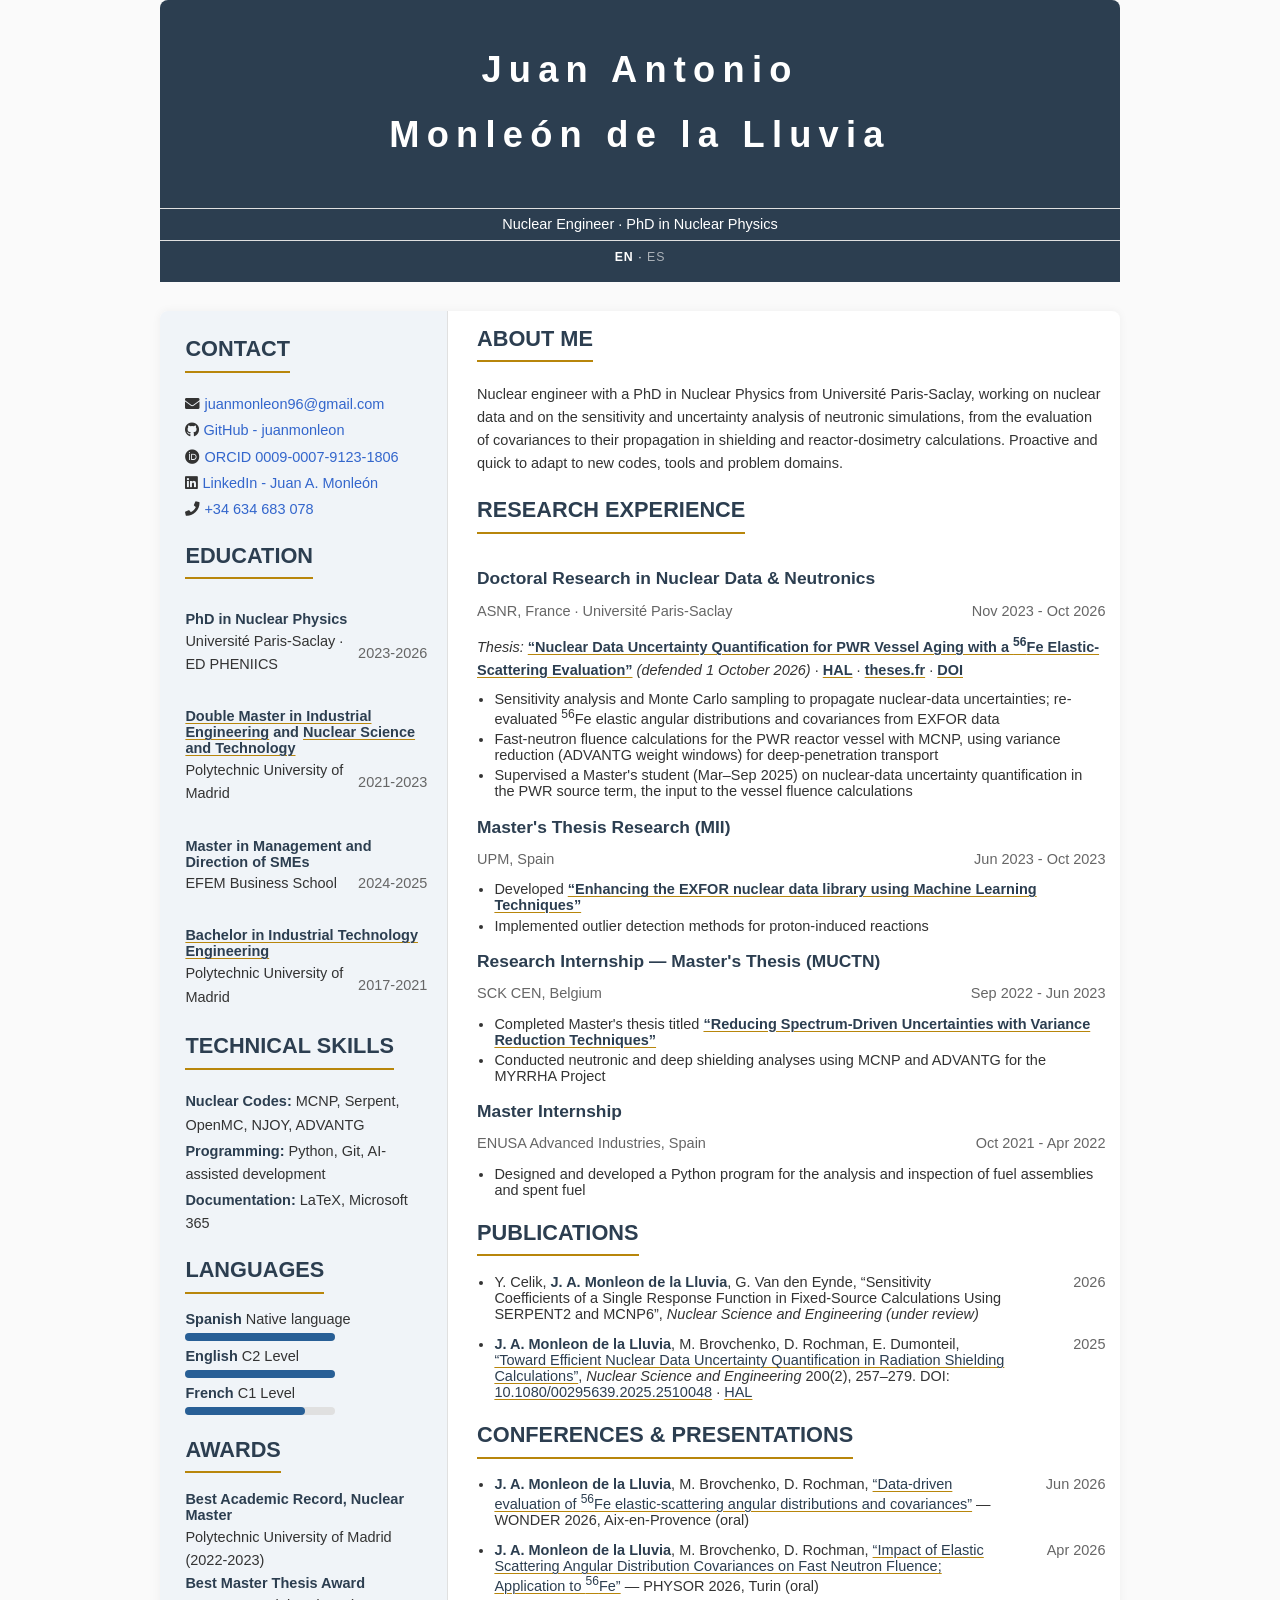
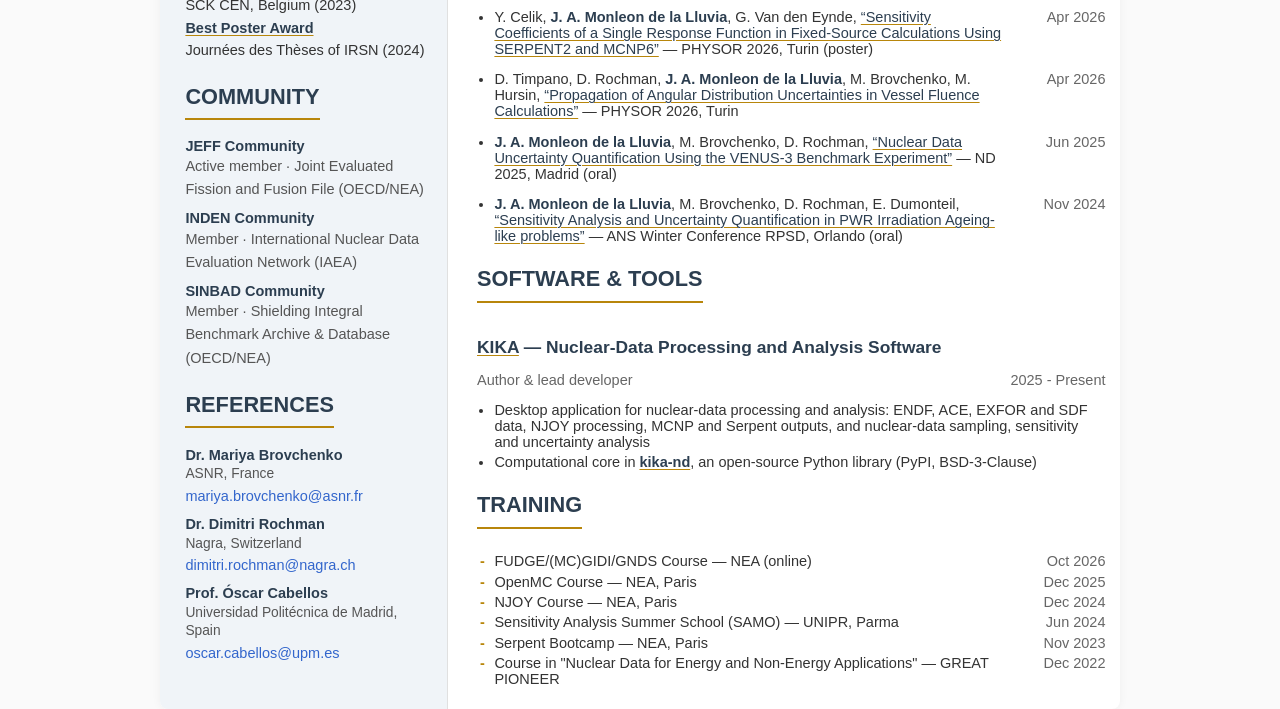
<file: index.html>
<!DOCTYPE html>
<html lang="en">
	<head>
		<meta charset="utf-8">
		<meta name="viewport" content="width=device-width, initial-scale=1">
		<link href="style.css" rel="stylesheet">
        <link rel="stylesheet" href="https://cdnjs.cloudflare.com/ajax/libs/font-awesome/5.15.4/css/all.min.css">
		<title>Juan Antonio Monleón Resume</title>
	</head>

	<body>
		<header id="header">
			<!-- resume header with your name and title -->
			<h1>
                <strong>Juan Antonio</strong><br>
                Monleón de la Lluvia
            </h1>
			<hr>
			Nuclear Engineer &middot; PhD in Nuclear Physics
			<hr>
			<p class="lang-switch no-print"><span class="current">EN</span> &middot; <a href="index.es.html">ES</a></p>
		</header>
		<main>
			<article id="mainLeft">
				 <section class="contact-section">
					<h2>CONTACT</h2>
					<p>
						<i class="fa fa-envelope" aria-hidden="true"></i>
						<a href="mailto:juanmonleon96@gmail.com" class="contact-link">juanmonleon96@gmail.com</a>
					</p>
					<p>
						<i class="fab fa-github" aria-hidden="true"></i>
						<a href="https://github.com/juanmonleon" target="_blank" class="contact-link">GitHub - juanmonleon</a>
					</p>
					<p>
						<i class="fab fa-orcid" aria-hidden="true"></i>
						<a href="https://orcid.org/0009-0007-9123-1806" target="_blank" class="contact-link">ORCID 0009-0007-9123-1806</a>
					</p>
					<p>
						<i class="fab fa-linkedin" aria-hidden="true"></i>
						<a href="https://linkedin.com/in/juanantonio-monleondelalluvia" target="_blank" class="contact-link">LinkedIn - Juan A. Monleón</a>
					</p>
					<p>
						<i class="fas fa-phone" aria-hidden="true"></i>
						<a href="tel:+34634683078" class="contact-link">+34 634 683 078</a>
					</p>
				</section>				
                <section class="education-section">
					<h2>EDUCATION</h2>
					<div class="education-entry">
						<div class="education-content">
							<h3>PhD in Nuclear Physics</h3>
							<div class="university-line">
								<p>Universit&eacute; Paris-Saclay &middot; ED PHENIICS</p>
								<p class="education-date">2023-2026</p>
							</div>
						</div>
					</div>

					<div class="education-entry">
						<div class="education-content">
							<h3><a href="files/Monleon_Master_MII_UPM.pdf" target="_blank" class="publication-link">Double Master in Industrial Engineering</a> and <a href="files/Monleon_Master_MUCTN_UPM.pdf" target="_blank" class="publication-link">Nuclear Science and Technology</a></h3>
							<div class="university-line">
								<p>Polytechnic University of Madrid</p>
								<p class="education-date">2021-2023</p>
							</div>
						</div>
					</div>
					
					<div class="education-entry">
						<div class="education-content">
							<h3>Master in Management and Direction of SMEs</h3>
							<div class="university-line">
								<p>EFEM Business School</p>
								<p class="education-date">2024-2025</p>
							</div>
						</div>
					</div>

					<div class="education-entry">
						<div class="education-content">
							<h3><a href="files/Monleon_Bachelor_GITI_UPM.pdf" target="_blank" class="publication-link">Bachelor in Industrial Technology Engineering</a></h3>
							<div class="university-line">
								<p>Polytechnic University of Madrid</p>
								<p class="education-date">2017-2021</p>
							</div>
						</div>
					</div>
				</section>    
				 <section class="software-section">
					<h2>TECHNICAL SKILLS</h2>
					<div class="skills-list">
						<p><strong>Nuclear Codes:</strong> MCNP, Serpent, OpenMC, NJOY, ADVANTG</p>
						<p><strong>Programming:</strong> Python, Git, AI-assisted development</p>
						<p><strong>Documentation:</strong> LaTeX, Microsoft 365</p>
					</div>
				</section>
                <section class="languages-section">
                    <h2>LANGUAGES</h2>
                    <div class="language-item">
                        <span class="language"><strong>Spanish</strong></span>
                        <span class="language-level">Native language</span>
                        <div class="language-bar">
                            <div class="language-fill" style="width: 100%;"></div>
                        </div>
                    </div>
                    <div class="language-item">
                        <span class="language"><strong>English</strong></span>
                        <span class="language-level">C2 Level</span>
                        <div class="language-bar">
                            <div class="language-fill" style="width: 100%;"></div>
                        </div>
                    </div>
                    <div class="language-item">
                        <span class="language"><strong>French</strong></span>
                        <span class="language-level">C1 Level</span>
                        <div class="language-bar">
                            <div class="language-fill" style="width: 80%;"></div>
                        </div>
                    </div>
                </section>        
                <section class="awards-section">
                    <h2>AWARDS</h2>
                    <div class="award-entry">
                        <span class="award-title"><strong>Best Academic Record, Nuclear Master</strong></span>
                        <p class="award-info">Polytechnic University of Madrid (2022-2023)</p>
                    </div>
                    <div class="award-entry">
                        <span class="award-title"><strong>Best Master Thesis Award</strong></span>
                        <p class="award-info">SCK CEN, Belgium (2023)</p>
                    </div>
                    <div class="award-entry">
                        <span class="award-title"><strong><a href="files/Monleon_2024_JdT_poster.pdf" target="_blank" class="publication-link">Best Poster Award</a></strong></span>
                        <p class="award-info">Journées des Thèses of IRSN (2024)</p>
                    </div>
                </section>
                <section class="community-section">
                    <h2>COMMUNITY</h2>
                    <div class="community-entry">
                        <span class="community-title"><strong>JEFF Community</strong></span>
                        <p class="community-info">Active member &middot; Joint Evaluated Fission and Fusion File (OECD/NEA)</p>
                    </div>
                    <div class="community-entry">
                        <span class="community-title"><strong>INDEN Community</strong></span>
                        <p class="community-info">Member &middot; International Nuclear Data Evaluation Network (IAEA)</p>
                    </div>
                    <div class="community-entry">
                        <span class="community-title"><strong>SINBAD Community</strong></span>
                        <p class="community-info">Member &middot; Shielding Integral Benchmark Archive &amp; Database (OECD/NEA)</p>
                    </div>
                </section>
                <section class="references-section">
                    <h2>REFERENCES</h2>
                    <div class="reference-entry">
                        <p class="reference-name"><strong>Dr. Mariya Brovchenko</strong></p>
                        <p class="reference-affiliation">ASNR, France</p>
                        <p class="reference-email"><a href="mailto:mariya.brovchenko@asnr.fr" class="contact-link">mariya.brovchenko@asnr.fr</a></p>
                    </div>
                    <div class="reference-entry">
                        <p class="reference-name"><strong>Dr. Dimitri Rochman</strong></p>
                        <p class="reference-affiliation">Nagra, Switzerland</p>
                        <p class="reference-email"><a href="mailto:dimitri.rochman@nagra.ch" class="contact-link">dimitri.rochman@nagra.ch</a></p>
                    </div>
                    <div class="reference-entry">
                        <p class="reference-name"><strong>Prof. Óscar Cabellos</strong></p>
                        <p class="reference-affiliation">Universidad Politécnica de Madrid, Spain</p>
                        <p class="reference-email"><a href="mailto:oscar.cabellos@upm.es" class="contact-link">oscar.cabellos@upm.es</a></p>
                    </div>
                </section>
			</article>
			<article id="mainRight">
				<section class="about-section">
					<h2>ABOUT ME</h2>
					<div class="about-entry">
						 <p>Nuclear engineer with a PhD in Nuclear Physics from Universit&eacute; Paris-Saclay, working on nuclear data and on the sensitivity and uncertainty analysis of neutronic simulations, from the evaluation of covariances to their propagation in shielding and reactor-dosimetry calculations. Proactive and quick to adapt to new codes, tools and problem domains.</p>
					</div>
				</section>
				<section class="work-experience-section">
					<h2>RESEARCH EXPERIENCE</h2>
					<div class="work-entry">
						<h3>Doctoral Research in Nuclear Data &amp; Neutronics</h3>
						<div class="institution-line">
							<span class="institution-name">ASNR, France &middot; Universit&eacute; Paris-Saclay</span>
							<span class="institution-date">Nov 2023 - Oct 2026</span>
						</div>
						<p class="thesis-title"><em>Thesis:</em> <strong><a href="files/Monleon_2026_PhD_Thesis_Paris-Saclay.pdf" target="_blank" class="publication-link">&ldquo;Nuclear Data Uncertainty Quantification for PWR Vessel Aging with a <sup>56</sup>Fe Elastic-Scattering Evaluation&rdquo;</a></strong> <em>(defended 1 October 2026)</em> · <a href="https://theses.hal.science/tel-05879702" target="_blank" class="publication-link">HAL</a> · <a href="https://theses.fr/2026UPASP088" target="_blank" class="publication-link">theses.fr</a> · <a href="https://doi.org/10.70675/21a2d4d6z9e54z4738z8061zefa743ad9a36" target="_blank" class="publication-link">DOI</a></p>
						<ul>
							<li>Sensitivity analysis and Monte Carlo sampling to propagate nuclear-data uncertainties; re-evaluated <sup>56</sup>Fe elastic angular distributions and covariances from EXFOR data</li>
							<li>Fast-neutron fluence calculations for the PWR reactor vessel with MCNP, using variance reduction (ADVANTG weight windows) for deep-penetration transport</li>
							<li>Supervised a Master's student (Mar–Sep 2025) on nuclear-data uncertainty quantification in the PWR source term, the input to the vessel fluence calculations</li>
						</ul>

						<h3>Master's Thesis Research (MII)</h3>
						<div class="institution-line">
							<span class="institution-name">UPM, Spain</span>
							<span class="institution-date">Jun 2023 - Oct 2023</span>
						</div>
						<ul>
                            <li>Developed <strong><a href="files/Monleon_2023_MasterResearch_UPM.pdf" target="_blank" class="publication-link">&ldquo;Enhancing the EXFOR nuclear data library using Machine Learning Techniques&rdquo;</a></strong></li>
						    <li>Implemented outlier detection methods for proton-induced reactions</li>
						</ul>

						<h3>Research Internship &mdash; Master's Thesis (MUCTN)</h3>
						<div class="institution-line">
							<span class="institution-name">SCK CEN, Belgium</span>
							<span class="institution-date">Sep 2022 - Jun 2023</span>
						</div>
						<ul>
							<li>Completed Master's thesis titled <strong><a href="files/Monleon_2023_MasterThesis_SCK-CEN.pdf" target="_blank" class="publication-link">&ldquo;Reducing Spectrum-Driven Uncertainties with Variance Reduction Techniques&rdquo;</a></strong></li>
                            <li>Conducted neutronic and deep shielding analyses using MCNP and ADVANTG for the MYRRHA Project</li>
						</ul>

						<h3>Master Internship</h3>
						<div class="institution-line">
							<span class="institution-name">ENUSA Advanced Industries, Spain</span>
							<span class="institution-date">Oct 2021 - Apr 2022</span>
						</div>
						<ul>
							<li>Designed and developed a Python program for the analysis and inspection of fuel assemblies and spent fuel</li>
						</ul>
					</div>
				</section>
                <section class="publications-section">
                    <h2>PUBLICATIONS</h2>
                    <div class="publications-entry">
                        <ul class="publications-list">
                            <li>
                                <div class="publication-item">
                                    <div class="publication-content">
                                        Y. Celik, <strong>J. A. Monleon de la Lluvia</strong>, G. Van den Eynde, &ldquo;Sensitivity Coefficients of a Single Response Function in Fixed-Source Calculations Using SERPENT2 and MCNP6&rdquo;, <em>Nuclear Science and Engineering</em> <em>(under review)</em>
                                    </div>
                                    <span class="publication-date">2026</span>
                                </div>
                            </li>
                            <li>
                                <div class="publication-item">
                                    <div class="publication-content">
                                        <strong>J. A. Monleon de la Lluvia</strong>, M. Brovchenko, D. Rochman, E. Dumonteil, <a href="https://www.tandfonline.com/doi/full/10.1080/00295639.2025.2510048" target="_blank" class="publication-link">&ldquo;Toward Efficient Nuclear Data Uncertainty Quantification in Radiation Shielding Calculations&rdquo;</a>, <em>Nuclear Science and Engineering</em> 200(2), 257&ndash;279. DOI: <a href="https://doi.org/10.1080/00295639.2025.2510048" target="_blank" class="publication-link">10.1080/00295639.2025.2510048</a> · <a href="https://hal.science/hal-05281135" target="_blank" class="publication-link">HAL</a>
                                    </div>
                                    <span class="publication-date">2025</span>
                                </div>
                            </li>
                        </ul>
                    </div>
                </section>
                <section class="conferences-section">
                    <h2>CONFERENCES &amp; PRESENTATIONS</h2>
                    <div class="publications-entry">
                        <ul class="publications-list">
                            <li>
                                <div class="publication-item">
                                    <div class="publication-content">
                                        <strong>J. A. Monleon de la Lluvia</strong>, M. Brovchenko, D. Rochman, <a href="files/Monleon_2026_WONDER_56Fe-elastic-evaluation.pdf" target="_blank" class="publication-link">&ldquo;Data-driven evaluation of <sup>56</sup>Fe elastic-scattering angular distributions and covariances&rdquo;</a> — WONDER 2026, Aix-en-Provence (oral)
                                    </div>
                                    <span class="publication-date">Jun 2026</span>
                                </div>
                            </li>
                            <li>
                                <div class="publication-item">
                                    <div class="publication-content">
                                        <strong>J. A. Monleon de la Lluvia</strong>, M. Brovchenko, D. Rochman, <a href="files/Monleon_2026_PHYSOR_elastic-covariances.pdf" target="_blank" class="publication-link">&ldquo;Impact of Elastic Scattering Angular Distribution Covariances on Fast Neutron Fluence; Application to <sup>56</sup>Fe&rdquo;</a> — PHYSOR 2026, Turin (oral)
                                    </div>
                                    <span class="publication-date">Apr 2026</span>
                                </div>
                            </li>
                            <li>
                                <div class="publication-item">
                                    <div class="publication-content">
                                        Y. Celik, <strong>J. A. Monleon de la Lluvia</strong>, G. Van den Eynde, <a href="files/Monleon_2026_PHYSOR_sensitivity-coefficients.pdf" target="_blank" class="publication-link">&ldquo;Sensitivity Coefficients of a Single Response Function in Fixed-Source Calculations Using SERPENT2 and MCNP6&rdquo;</a> — PHYSOR 2026, Turin (poster)
                                    </div>
                                    <span class="publication-date">Apr 2026</span>
                                </div>
                            </li>
                            <li>
                                <div class="publication-item">
                                    <div class="publication-content">
                                        D. Timpano, D. Rochman, <strong>J. A. Monleon de la Lluvia</strong>, M. Brovchenko, M. Hursin, <a href="files/Monleon_2026_PHYSOR_angular-uncertainties.pdf" target="_blank" class="publication-link">&ldquo;Propagation of Angular Distribution Uncertainties in Vessel Fluence Calculations&rdquo;</a> — PHYSOR 2026, Turin
                                    </div>
                                    <span class="publication-date">Apr 2026</span>
                                </div>
                            </li>
                            <li>
                                <div class="publication-item">
                                    <div class="publication-content">
                                        <strong>J. A. Monleon de la Lluvia</strong>, M. Brovchenko, D. Rochman, <a href="files/Monleon_2025_ND_conference.pdf" target="_blank" class="publication-link">&ldquo;Nuclear Data Uncertainty Quantification Using the VENUS-3 Benchmark Experiment&rdquo;</a> — ND 2025, Madrid (oral)
                                    </div>
                                    <span class="publication-date">Jun 2025</span>
                                </div>
                            </li>
                            <li>
                                <div class="publication-item">
                                    <div class="publication-content">
                                        <strong>J. A. Monleon de la Lluvia</strong>, M. Brovchenko, D. Rochman, E. Dumonteil, <a href="files/Monleon_2024_RPSD_conference.pdf" target="_blank" class="publication-link">&ldquo;Sensitivity Analysis and Uncertainty Quantification in PWR Irradiation Ageing-like problems&rdquo;</a> — ANS Winter Conference RPSD, Orlando (oral)
                                    </div>
                                    <span class="publication-date">Nov 2024</span>
                                </div>
                            </li>
                        </ul>
                    </div>
                </section>
                <section class="software-tools-section">
                    <h2>SOFTWARE &amp; TOOLS</h2>
                    <div class="work-entry">
                        <h3><a href="https://kika-app.com/" target="_blank" class="publication-link">KIKA</a> — Nuclear-Data Processing and Analysis Software</h3>
                        <div class="institution-line">
                            <span class="institution-name">Author &amp; lead developer</span>
                            <span class="institution-date">2025 - Present</span>
                        </div>
                        <ul>
                            <li>Desktop application for nuclear-data processing and analysis: ENDF, ACE, EXFOR and SDF data, NJOY processing, MCNP and Serpent outputs, and nuclear-data sampling, sensitivity and uncertainty analysis</li>
                            <li>Computational core in <strong><a href="https://github.com/juanmonleon/kika" target="_blank" class="publication-link">kika-nd</a></strong>, an open-source Python library (PyPI, BSD-3-Clause)</li>
                        </ul>
                    </div>
                </section>
                <section class="training-section">
                    <h2>TRAINING</h2>
                    <ul class="training-list">
                        <li>
                            <div class="training-item">
                                <span class="training-content">FUDGE/(MC)GIDI/GNDS Course — NEA (online)</span>
                                <span class="training-date">Oct 2026</span>
                            </div>
                        </li>
                        <li>
                            <div class="training-item">
                                <span class="training-content">OpenMC Course — NEA, Paris</span>
                                <span class="training-date">Dec 2025</span>
                            </div>
                        </li>
                        <li>
                            <div class="training-item">
                                <span class="training-content">NJOY Course — NEA, Paris</span>
                                <span class="training-date">Dec 2024</span>
                            </div>
                        </li>
                        <li>
                            <div class="training-item">
                                <span class="training-content">Sensitivity Analysis Summer School (SAMO) — UNIPR, Parma</span>
                                <span class="training-date">Jun 2024</span>
                            </div>
                        </li>
                        <li>
                            <div class="training-item">
                                <span class="training-content">Serpent Bootcamp — NEA, Paris</span>
                                <span class="training-date">Nov 2023</span>
                            </div>
                        </li>
                        <li>
                            <div class="training-item">
                                <span class="training-content">Course in "Nuclear Data for Energy and Non-Energy Applications" — GREAT PIONEER</span>
                                <span class="training-date">Dec 2022</span>
                            </div>
                        </li>
                    </ul>
                </section>
            </article>
        </main>
    </body>
</html>
</file>
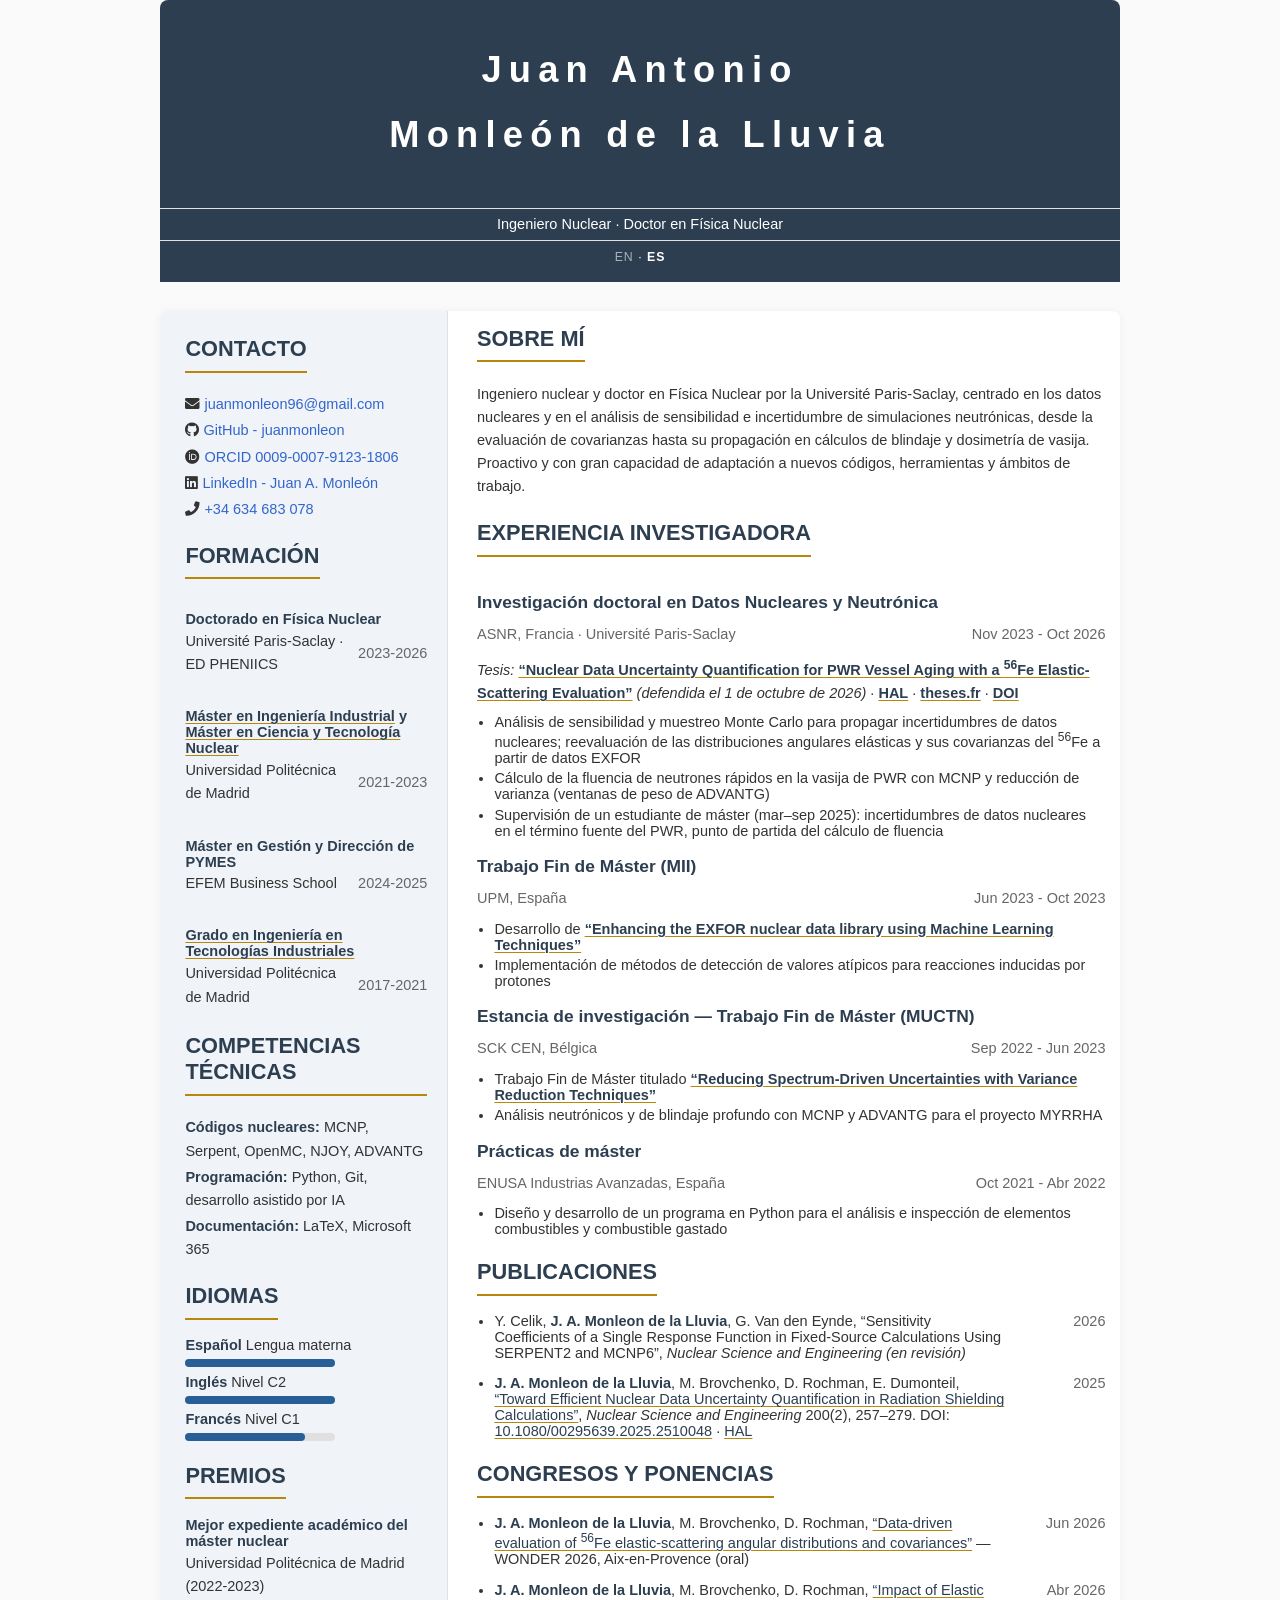
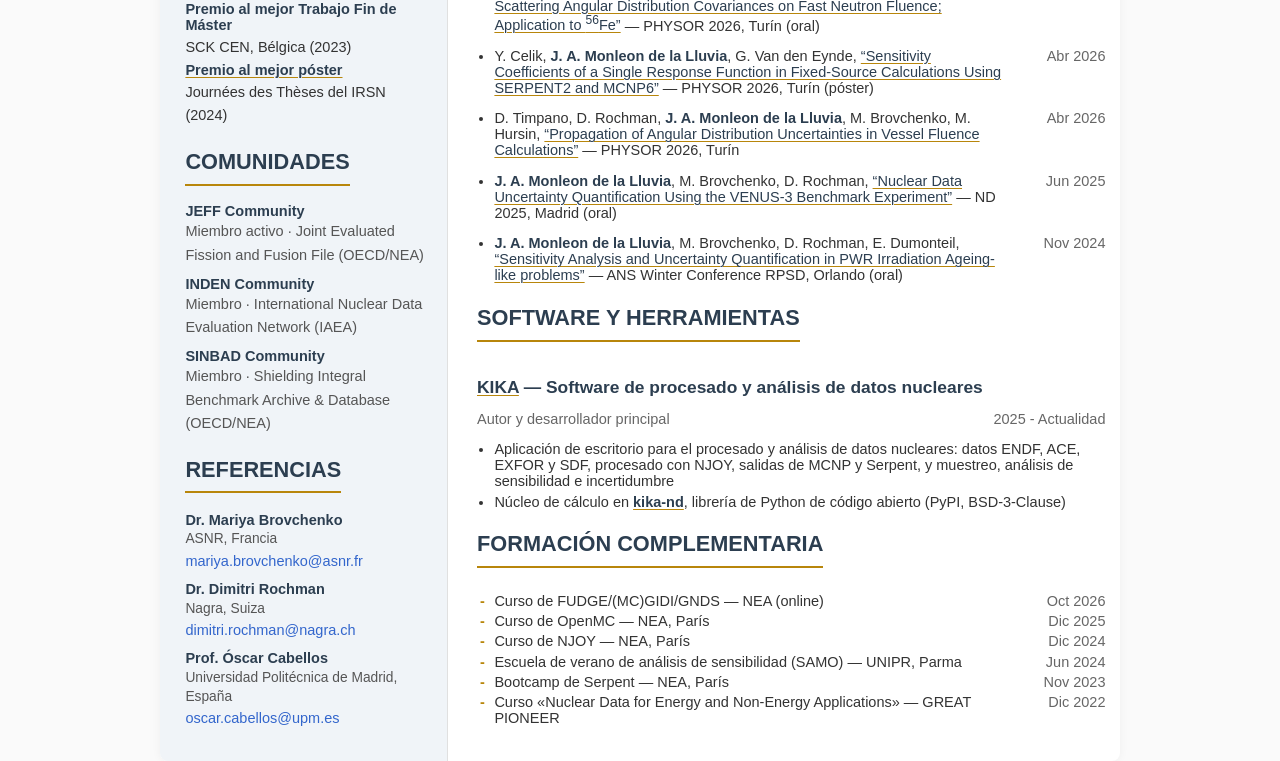
<file: index.es.html>
<!DOCTYPE html>
<html lang="es">
	<head>
		<meta charset="utf-8">
		<meta name="viewport" content="width=device-width, initial-scale=1">
		<link href="style.css" rel="stylesheet">
        <link rel="stylesheet" href="https://cdnjs.cloudflare.com/ajax/libs/font-awesome/5.15.4/css/all.min.css">
		<title>Juan Antonio Monleón &ndash; Currículum</title>
	</head>

	<body>
		<header id="header">
			<!-- resume header with your name and title -->
			<h1>
                <strong>Juan Antonio</strong><br>
                Monleón de la Lluvia
            </h1>
			<hr>
			Ingeniero Nuclear &middot; Doctor en Física Nuclear
			<hr>
			<p class="lang-switch no-print"><a href="index.html">EN</a> &middot; <span class="current">ES</span></p>
		</header>
		<main>
			<article id="mainLeft">
				 <section class="contact-section">
					<h2>CONTACTO</h2>
					<p>
						<i class="fa fa-envelope" aria-hidden="true"></i>
						<a href="mailto:juanmonleon96@gmail.com" class="contact-link">juanmonleon96@gmail.com</a>
					</p>
					<p>
						<i class="fab fa-github" aria-hidden="true"></i>
						<a href="https://github.com/juanmonleon" target="_blank" class="contact-link">GitHub - juanmonleon</a>
					</p>
					<p>
						<i class="fab fa-orcid" aria-hidden="true"></i>
						<a href="https://orcid.org/0009-0007-9123-1806" target="_blank" class="contact-link">ORCID 0009-0007-9123-1806</a>
					</p>
					<p>
						<i class="fab fa-linkedin" aria-hidden="true"></i>
						<a href="https://linkedin.com/in/juanantonio-monleondelalluvia" target="_blank" class="contact-link">LinkedIn - Juan A. Monleón</a>
					</p>
					<p>
						<i class="fas fa-phone" aria-hidden="true"></i>
						<a href="tel:+34634683078" class="contact-link">+34 634 683 078</a>
					</p>
				</section>				
                <section class="education-section">
					<h2>FORMACIÓN</h2>
					<div class="education-entry">
						<div class="education-content">
							<h3>Doctorado en Física Nuclear</h3>
							<div class="university-line">
								<p>Universit&eacute; Paris-Saclay &middot; ED PHENIICS</p>
								<p class="education-date">2023-2026</p>
							</div>
						</div>
					</div>

					<div class="education-entry">
						<div class="education-content">
							<h3><a href="files/Monleon_Master_MII_UPM.pdf" target="_blank" class="publication-link">Máster en Ingeniería Industrial</a> y <a href="files/Monleon_Master_MUCTN_UPM.pdf" target="_blank" class="publication-link">Máster en Ciencia y Tecnología Nuclear</a></h3>
							<div class="university-line">
								<p>Universidad Politécnica de Madrid</p>
								<p class="education-date">2021-2023</p>
							</div>
						</div>
					</div>
					
					<div class="education-entry">
						<div class="education-content">
							<h3>Máster en Gestión y Dirección de PYMES</h3>
							<div class="university-line">
								<p>EFEM Business School</p>
								<p class="education-date">2024-2025</p>
							</div>
						</div>
					</div>

					<div class="education-entry">
						<div class="education-content">
							<h3><a href="files/Monleon_Bachelor_GITI_UPM.pdf" target="_blank" class="publication-link">Grado en Ingeniería en Tecnologías Industriales</a></h3>
							<div class="university-line">
								<p>Universidad Politécnica de Madrid</p>
								<p class="education-date">2017-2021</p>
							</div>
						</div>
					</div>
				</section>    
				 <section class="software-section">
					<h2>COMPETENCIAS TÉCNICAS</h2>
					<div class="skills-list">
						<p><strong>Códigos nucleares:</strong> MCNP, Serpent, OpenMC, NJOY, ADVANTG</p>
						<p><strong>Programación:</strong> Python, Git, desarrollo asistido por IA</p>
						<p><strong>Documentación:</strong> LaTeX, Microsoft 365</p>
					</div>
				</section>
                <section class="languages-section">
                    <h2>IDIOMAS</h2>
                    <div class="language-item">
                        <span class="language"><strong>Español</strong></span>
                        <span class="language-level">Lengua materna</span>
                        <div class="language-bar">
                            <div class="language-fill" style="width: 100%;"></div>
                        </div>
                    </div>
                    <div class="language-item">
                        <span class="language"><strong>Inglés</strong></span>
                        <span class="language-level">Nivel C2</span>
                        <div class="language-bar">
                            <div class="language-fill" style="width: 100%;"></div>
                        </div>
                    </div>
                    <div class="language-item">
                        <span class="language"><strong>Francés</strong></span>
                        <span class="language-level">Nivel C1</span>
                        <div class="language-bar">
                            <div class="language-fill" style="width: 80%;"></div>
                        </div>
                    </div>
                </section>        
                <section class="awards-section">
                    <h2>PREMIOS</h2>
                    <div class="award-entry">
                        <span class="award-title"><strong>Mejor expediente académico del máster nuclear</strong></span>
                        <p class="award-info">Universidad Politécnica de Madrid (2022-2023)</p>
                    </div>
                    <div class="award-entry">
                        <span class="award-title"><strong>Premio al mejor Trabajo Fin de Máster</strong></span>
                        <p class="award-info">SCK CEN, Bélgica (2023)</p>
                    </div>
                    <div class="award-entry">
                        <span class="award-title"><strong><a href="files/Monleon_2024_JdT_poster.pdf" target="_blank" class="publication-link">Premio al mejor póster</a></strong></span>
                        <p class="award-info">Journées des Thèses del IRSN (2024)</p>
                    </div>
                </section>
                <section class="community-section">
                    <h2>COMUNIDADES</h2>
                    <div class="community-entry">
                        <span class="community-title"><strong>JEFF Community</strong></span>
                        <p class="community-info">Miembro activo &middot; Joint Evaluated Fission and Fusion File (OECD/NEA)</p>
                    </div>
                    <div class="community-entry">
                        <span class="community-title"><strong>INDEN Community</strong></span>
                        <p class="community-info">Miembro &middot; International Nuclear Data Evaluation Network (IAEA)</p>
                    </div>
                    <div class="community-entry">
                        <span class="community-title"><strong>SINBAD Community</strong></span>
                        <p class="community-info">Miembro &middot; Shielding Integral Benchmark Archive &amp; Database (OECD/NEA)</p>
                    </div>
                </section>
                <section class="references-section">
                    <h2>REFERENCIAS</h2>
                    <div class="reference-entry">
                        <p class="reference-name"><strong>Dr. Mariya Brovchenko</strong></p>
                        <p class="reference-affiliation">ASNR, Francia</p>
                        <p class="reference-email"><a href="mailto:mariya.brovchenko@asnr.fr" class="contact-link">mariya.brovchenko@asnr.fr</a></p>
                    </div>
                    <div class="reference-entry">
                        <p class="reference-name"><strong>Dr. Dimitri Rochman</strong></p>
                        <p class="reference-affiliation">Nagra, Suiza</p>
                        <p class="reference-email"><a href="mailto:dimitri.rochman@nagra.ch" class="contact-link">dimitri.rochman@nagra.ch</a></p>
                    </div>
                    <div class="reference-entry">
                        <p class="reference-name"><strong>Prof. Óscar Cabellos</strong></p>
                        <p class="reference-affiliation">Universidad Politécnica de Madrid, España</p>
                        <p class="reference-email"><a href="mailto:oscar.cabellos@upm.es" class="contact-link">oscar.cabellos@upm.es</a></p>
                    </div>
                </section>
			</article>
			<article id="mainRight">
				<section class="about-section">
					<h2>SOBRE MÍ</h2>
					<div class="about-entry">
						 <p>Ingeniero nuclear y doctor en Física Nuclear por la Universit&eacute; Paris-Saclay, centrado en los datos nucleares y en el análisis de sensibilidad e incertidumbre de simulaciones neutrónicas, desde la evaluación de covarianzas hasta su propagación en cálculos de blindaje y dosimetría de vasija. Proactivo y con gran capacidad de adaptación a nuevos códigos, herramientas y ámbitos de trabajo.</p>
					</div>
				</section>
				<section class="work-experience-section">
					<h2>EXPERIENCIA INVESTIGADORA</h2>
					<div class="work-entry">
						<h3>Investigación doctoral en Datos Nucleares y Neutrónica</h3>
						<div class="institution-line">
							<span class="institution-name">ASNR, Francia &middot; Universit&eacute; Paris-Saclay</span>
							<span class="institution-date">Nov 2023 - Oct 2026</span>
						</div>
						<p class="thesis-title"><em>Tesis:</em> <strong><a href="files/Monleon_2026_PhD_Thesis_Paris-Saclay.pdf" target="_blank" class="publication-link">&ldquo;Nuclear Data Uncertainty Quantification for PWR Vessel Aging with a <sup>56</sup>Fe Elastic-Scattering Evaluation&rdquo;</a></strong> <em>(defendida el 1 de octubre de 2026)</em> · <a href="https://theses.hal.science/tel-05879702" target="_blank" class="publication-link">HAL</a> · <a href="https://theses.fr/2026UPASP088" target="_blank" class="publication-link">theses.fr</a> · <a href="https://doi.org/10.70675/21a2d4d6z9e54z4738z8061zefa743ad9a36" target="_blank" class="publication-link">DOI</a></p>
						<ul>
							<li>Análisis de sensibilidad y muestreo Monte Carlo para propagar incertidumbres de datos nucleares; reevaluación de las distribuciones angulares elásticas y sus covarianzas del <sup>56</sup>Fe a partir de datos EXFOR</li>
							<li>Cálculo de la fluencia de neutrones rápidos en la vasija de PWR con MCNP y reducción de varianza (ventanas de peso de ADVANTG)</li>
							<li>Supervisión de un estudiante de máster (mar–sep 2025): incertidumbres de datos nucleares en el término fuente del PWR, punto de partida del cálculo de fluencia</li>
						</ul>

						<h3>Trabajo Fin de Máster (MII)</h3>
						<div class="institution-line">
							<span class="institution-name">UPM, España</span>
							<span class="institution-date">Jun 2023 - Oct 2023</span>
						</div>
						<ul>
                            <li>Desarrollo de <strong><a href="files/Monleon_2023_MasterResearch_UPM.pdf" target="_blank" class="publication-link">&ldquo;Enhancing the EXFOR nuclear data library using Machine Learning Techniques&rdquo;</a></strong></li>
						    <li>Implementación de métodos de detección de valores atípicos para reacciones inducidas por protones</li>
						</ul>

						<h3>Estancia de investigación &mdash; Trabajo Fin de Máster (MUCTN)</h3>
						<div class="institution-line">
							<span class="institution-name">SCK CEN, Bélgica</span>
							<span class="institution-date">Sep 2022 - Jun 2023</span>
						</div>
						<ul>
							<li>Trabajo Fin de Máster titulado <strong><a href="files/Monleon_2023_MasterThesis_SCK-CEN.pdf" target="_blank" class="publication-link">&ldquo;Reducing Spectrum-Driven Uncertainties with Variance Reduction Techniques&rdquo;</a></strong></li>
                            <li>Análisis neutrónicos y de blindaje profundo con MCNP y ADVANTG para el proyecto MYRRHA</li>
						</ul>

						<h3>Prácticas de máster</h3>
						<div class="institution-line">
							<span class="institution-name">ENUSA Industrias Avanzadas, España</span>
							<span class="institution-date">Oct 2021 - Abr 2022</span>
						</div>
						<ul>
							<li>Diseño y desarrollo de un programa en Python para el análisis e inspección de elementos combustibles y combustible gastado</li>
						</ul>
					</div>
				</section>
                <section class="publications-section">
                    <h2>PUBLICACIONES</h2>
                    <div class="publications-entry">
                        <ul class="publications-list">
                            <li>
                                <div class="publication-item">
                                    <div class="publication-content">
                                        Y. Celik, <strong>J. A. Monleon de la Lluvia</strong>, G. Van den Eynde, &ldquo;Sensitivity Coefficients of a Single Response Function in Fixed-Source Calculations Using SERPENT2 and MCNP6&rdquo;, <em>Nuclear Science and Engineering</em> <em>(en revisión)</em>
                                    </div>
                                    <span class="publication-date">2026</span>
                                </div>
                            </li>
                            <li>
                                <div class="publication-item">
                                    <div class="publication-content">
                                        <strong>J. A. Monleon de la Lluvia</strong>, M. Brovchenko, D. Rochman, E. Dumonteil, <a href="https://www.tandfonline.com/doi/full/10.1080/00295639.2025.2510048" target="_blank" class="publication-link">&ldquo;Toward Efficient Nuclear Data Uncertainty Quantification in Radiation Shielding Calculations&rdquo;</a>, <em>Nuclear Science and Engineering</em> 200(2), 257&ndash;279. DOI: <a href="https://doi.org/10.1080/00295639.2025.2510048" target="_blank" class="publication-link">10.1080/00295639.2025.2510048</a> · <a href="https://hal.science/hal-05281135" target="_blank" class="publication-link">HAL</a>
                                    </div>
                                    <span class="publication-date">2025</span>
                                </div>
                            </li>
                        </ul>
                    </div>
                </section>
                <section class="conferences-section">
                    <h2>CONGRESOS Y PONENCIAS</h2>
                    <div class="publications-entry">
                        <ul class="publications-list">
                            <li>
                                <div class="publication-item">
                                    <div class="publication-content">
                                        <strong>J. A. Monleon de la Lluvia</strong>, M. Brovchenko, D. Rochman, <a href="files/Monleon_2026_WONDER_56Fe-elastic-evaluation.pdf" target="_blank" class="publication-link">&ldquo;Data-driven evaluation of <sup>56</sup>Fe elastic-scattering angular distributions and covariances&rdquo;</a> — WONDER 2026, Aix-en-Provence (oral)
                                    </div>
                                    <span class="publication-date">Jun 2026</span>
                                </div>
                            </li>
                            <li>
                                <div class="publication-item">
                                    <div class="publication-content">
                                        <strong>J. A. Monleon de la Lluvia</strong>, M. Brovchenko, D. Rochman, <a href="files/Monleon_2026_PHYSOR_elastic-covariances.pdf" target="_blank" class="publication-link">&ldquo;Impact of Elastic Scattering Angular Distribution Covariances on Fast Neutron Fluence; Application to <sup>56</sup>Fe&rdquo;</a> — PHYSOR 2026, Turín (oral)
                                    </div>
                                    <span class="publication-date">Abr 2026</span>
                                </div>
                            </li>
                            <li>
                                <div class="publication-item">
                                    <div class="publication-content">
                                        Y. Celik, <strong>J. A. Monleon de la Lluvia</strong>, G. Van den Eynde, <a href="files/Monleon_2026_PHYSOR_sensitivity-coefficients.pdf" target="_blank" class="publication-link">&ldquo;Sensitivity Coefficients of a Single Response Function in Fixed-Source Calculations Using SERPENT2 and MCNP6&rdquo;</a> — PHYSOR 2026, Turín (póster)
                                    </div>
                                    <span class="publication-date">Abr 2026</span>
                                </div>
                            </li>
                            <li>
                                <div class="publication-item">
                                    <div class="publication-content">
                                        D. Timpano, D. Rochman, <strong>J. A. Monleon de la Lluvia</strong>, M. Brovchenko, M. Hursin, <a href="files/Monleon_2026_PHYSOR_angular-uncertainties.pdf" target="_blank" class="publication-link">&ldquo;Propagation of Angular Distribution Uncertainties in Vessel Fluence Calculations&rdquo;</a> — PHYSOR 2026, Turín
                                    </div>
                                    <span class="publication-date">Abr 2026</span>
                                </div>
                            </li>
                            <li>
                                <div class="publication-item">
                                    <div class="publication-content">
                                        <strong>J. A. Monleon de la Lluvia</strong>, M. Brovchenko, D. Rochman, <a href="files/Monleon_2025_ND_conference.pdf" target="_blank" class="publication-link">&ldquo;Nuclear Data Uncertainty Quantification Using the VENUS-3 Benchmark Experiment&rdquo;</a> — ND 2025, Madrid (oral)
                                    </div>
                                    <span class="publication-date">Jun 2025</span>
                                </div>
                            </li>
                            <li>
                                <div class="publication-item">
                                    <div class="publication-content">
                                        <strong>J. A. Monleon de la Lluvia</strong>, M. Brovchenko, D. Rochman, E. Dumonteil, <a href="files/Monleon_2024_RPSD_conference.pdf" target="_blank" class="publication-link">&ldquo;Sensitivity Analysis and Uncertainty Quantification in PWR Irradiation Ageing-like problems&rdquo;</a> — ANS Winter Conference RPSD, Orlando (oral)
                                    </div>
                                    <span class="publication-date">Nov 2024</span>
                                </div>
                            </li>
                        </ul>
                    </div>
                </section>
                <section class="software-tools-section">
                    <h2>SOFTWARE Y HERRAMIENTAS</h2>
                    <div class="work-entry">
                        <h3><a href="https://kika-app.com/" target="_blank" class="publication-link">KIKA</a> — Software de procesado y análisis de datos nucleares</h3>
                        <div class="institution-line">
                            <span class="institution-name">Autor y desarrollador principal</span>
                            <span class="institution-date">2025 - Actualidad</span>
                        </div>
                        <ul>
                            <li>Aplicación de escritorio para el procesado y análisis de datos nucleares: datos ENDF, ACE, EXFOR y SDF, procesado con NJOY, salidas de MCNP y Serpent, y muestreo, análisis de sensibilidad e incertidumbre</li>
                            <li>Núcleo de cálculo en <strong><a href="https://github.com/juanmonleon/kika" target="_blank" class="publication-link">kika-nd</a></strong>, librería de Python de código abierto (PyPI, BSD-3-Clause)</li>
                        </ul>
                    </div>
                </section>
                <section class="training-section">
                    <h2>FORMACIÓN COMPLEMENTARIA</h2>
                    <ul class="training-list">
                        <li>
                            <div class="training-item">
                                <span class="training-content">Curso de FUDGE/(MC)GIDI/GNDS — NEA (online)</span>
                                <span class="training-date">Oct 2026</span>
                            </div>
                        </li>
                        <li>
                            <div class="training-item">
                                <span class="training-content">Curso de OpenMC — NEA, París</span>
                                <span class="training-date">Dic 2025</span>
                            </div>
                        </li>
                        <li>
                            <div class="training-item">
                                <span class="training-content">Curso de NJOY — NEA, París</span>
                                <span class="training-date">Dic 2024</span>
                            </div>
                        </li>
                        <li>
                            <div class="training-item">
                                <span class="training-content">Escuela de verano de análisis de sensibilidad (SAMO) — UNIPR, Parma</span>
                                <span class="training-date">Jun 2024</span>
                            </div>
                        </li>
                        <li>
                            <div class="training-item">
                                <span class="training-content">Bootcamp de Serpent — NEA, París</span>
                                <span class="training-date">Nov 2023</span>
                            </div>
                        </li>
                        <li>
                            <div class="training-item">
                                <span class="training-content">Curso &laquo;Nuclear Data for Energy and Non-Energy Applications&raquo; — GREAT PIONEER</span>
                                <span class="training-date">Dic 2022</span>
                            </div>
                        </li>
                    </ul>
                </section>
            </article>
        </main>
    </body>
</html>
</file>
<file: style.css>
:root {
    --accent: #b8860b; /* muted goldenrod — sparingly used against the primary navy */
    --navy: #2c3e50;
}

body {
    font-family: 'Segoe UI', Tahoma, Geneva, Verdana, sans-serif;
    font-size: 14.5px;
    max-width: 960px;
    margin: auto;
    background-color: #fafafa; /* Light Gray background for the whole page */
    color: #333333; /* Dark Gray text for better readability */
    -webkit-print-color-adjust: exact;
    print-color-adjust: exact;
}

/* Tighter body size for print: 13px is comfortable on screen but oversized on A4 */
@media print {
    body {
        font-size: 11px;
    }
}

h1 {
    font-size: 2.5em;
    letter-spacing: .2em;
    padding-top: 0.2em;
    padding-bottom: 0.7em;
    color: #ffffff; /* Navy color for main headings */
    line-height: 1.3;
}

h1 br {
    margin-bottom: 0.5em; 
    display: block;       
    content: "";          
}

h1 strong {
    font-weight: 800;  /* Make the bold part more prominent */
    color: #ffffff;
}

/* Language switcher in the header */
.lang-switch {
    font-size: 0.85em;
    letter-spacing: 0.08em;
    margin: 0.5em 0 0;
    color: #ffffff;
}

.lang-switch a {
    color: rgba(255, 255, 255, 0.6);
    text-decoration: none;
}

.lang-switch a:hover {
    text-decoration: underline;
}

.lang-switch .current {
    color: #ffffff;
    font-weight: bold;
}

/* Consistent h2 Styling */
h2 {
    font-size: 1.5em;
    padding-bottom: 0.4em;
    color: #2c3e50; /* Navy color for subheadings */
    margin-top: 0; /* Reset top margin */
    margin-bottom: 0.8em; /* Consistent bottom margin */
    border-bottom: 2px solid var(--accent); /* accent underline */
    display: inline-block;
}


h3 {
    font-size: 1em;
    padding-bottom: 0em;
    font-weight: bold;
    color: #2c3e50; /* Navy color for section titles */
}

.work-entry h3 {
    font-size: 1.2em; 
}

main { 
    display: grid;
    grid-template-columns: 30% 70%;
    margin-top: 2em;
    background-color: #ffffff; /* White background for main content */
    box-shadow: 0 0 10px rgba(0, 0, 0, 0.05); 
    border-radius: 8px; 
    overflow: hidden; /* Ensures child elements respect border radius */
    -webkit-print-color-adjust: exact;
    print-color-adjust: exact;
}

header {
    text-align: center;
    margin: 0;
    padding: 1em 0;
    background-color: #2c3e50; /* Navy background for the header */
    color: #ffffff; /* White text for contrast */
    border-radius: 8px 8px 0 0; /* Rounded top corners */
    -webkit-print-color-adjust: exact;
    print-color-adjust: exact;
}

section {
    margin: 0 1em 1.5em 2em;
}

/* The generic 2em left margin costs too much of a 30%-wide column */
#mainLeft section {
    margin-left: 1em;
    margin-right: 0.6em;
}

/* Dates in the narrow column don't need the same reserved width as the right one */
#mainLeft .education-date {
    min-width: 74px;
    white-space: nowrap;
}

#mainLeft > section:first-of-type,
#mainRight > section:first-of-type {
    margin-top: 1em;
}

.subsection-label {
    color: var(--navy);
    text-transform: uppercase;
    letter-spacing: 0.08em;
    font-size: 0.9em;
    margin: 0.8em 0 0.3em;
}

/* Community & Memberships entries (left column) */
.community-entry {
    margin-bottom: 0.6em;
}
.community-entry .community-info {
    margin: 0.1em 0 0;
    color: #555;
}

/* References — stacked entries in the left column */
.reference-entry {
    margin-bottom: 0.6em;
}
.reference-entry p {
    margin: 0;
    line-height: 1.35;
}
.reference-entry .reference-affiliation {
    color: #555;
    font-size: 0.95em;
}
.reference-entry .reference-email {
    margin-top: 0.2em;
    word-break: break-all;
}

#mainLeft {
    border-right: 1px solid #e0e0e0; /* Light gray border */
    background-color: #f0f4f8; /* Soft blue background for the left sidebar */
    padding: 0.75em;
    -webkit-print-color-adjust: exact;
    print-color-adjust: exact;
}

a.publication-link {
    color: #2c3e50; /* Navy color for links */
    text-decoration: underline;
    text-decoration-color: var(--accent);
    text-decoration-thickness: 1px;
    text-underline-offset: 2px;
    font-weight: bold;
}
/* In publication/conference lists only the author's own name is bold */
.publication-content a.publication-link {
    font-weight: normal;
}
a.publication-link:hover {
    text-decoration: underline;
}

a.contact-link {
    color: #3366CC;
    text-decoration: none;
}
a.contact-link:hover {
    text-decoration: underline;
}

hr {
    border: none;
    background-color: #e0e0e0; /* Light gray line */
    height: 1px;
}

p {
    margin: .2em 0;
    line-height: 1.6; /* Improved readability */
}

strong {
    color: #2c3e50; /* Navy color for bold text */
}

code {
    font-family: 'Consolas', 'Menlo', 'Courier New', monospace;
    font-size: 0.92em;
    background-color: rgba(184, 134, 11, 0.08);
    padding: 0 0.25em;
    border-radius: 3px;
}

/* List Styling */
ul {
    padding-left: 1.2em;
    margin: 0.5em 0;
}

ul li {
    list-style-type: disc;  /* Default bullet points for all lists */
    margin-bottom: 0.3em;
}

.training-list li {
    list-style-type: none;
    position: relative;
}

.training-list li:before {
    content: "-";
    position: absolute;
    left: -1em;
    color: var(--accent);
    font-weight: bold;
}

.publications-list {
    margin: 0;
    padding-left: 1.2em;
}

.publications-list li {
    margin-bottom: 1em;
}

/* Add CSS classes for language bars */
.language-bar {
    background-color: #e0e0e0;
    border-radius: 5px;
    height: 8px;
    width: 150px;
    margin-top: 0.4em;
    margin-bottom: 0.5em;
    position: relative;
    display: block; /* Ensure the bar is displayed as a block element */
}
.language-fill {
    background-color: #285f96;
    border-radius: 5px;
    height: 100%; 
    position: absolute; /* Position inside the parent bar */
    left: 0;
    top: 0;
}

/* Education section styling */
.education-entry {
    margin-bottom: 1em;
}

.university-line {
    display: flex;
    justify-content: space-between;
    align-items: center;
    margin-top: -0.2em;  /* Pull university line slightly up */
}

.education-date {
    color: #666;
    min-width: 85px;
    text-align: right;
    white-space: nowrap;
}

/* Education section styling */
.education-entry {
    display: flex;
    justify-content: space-between;
    align-items: flex-start;
    margin-bottom: 1em;
}

.education-entry .education-content {
    flex: 1;
}

.education-entry .education-date {
    min-width: 85px;
    text-align: right;
    color: #666;
}

.education-entry .education-content h3 {
    margin-bottom: 0.2em;  /* Reduce space between title and university line */
}

/* Training section styling */
.training-item {
    display: flex;
    justify-content: space-between;
    align-items: flex-start;
    width: 100%;
}

.training-content {
    flex: 1;
    padding-right: 1em;
}

.training-date {
    color: #666;
    min-width: 85px;
    text-align: right;
    white-space: nowrap;
}

/* Work Experience section styling */
.institution-line {
    display: flex;
    justify-content: space-between;
    align-items: center;
    margin-top: -0.3em;  /* Reduce space after h3 */
    margin-bottom: 1em;  /* Increase space before bullet points */
}

.institution-name,
.institution-date {
    color: #666;
}

.institution-date {
    min-width: 140px;
    text-align: right;
    white-space: nowrap;
}

.work-entry ul {
    margin-bottom: 1em;  /* Space after each list */
}

.thesis-title {
    margin: 0 0 0.6em 0;
    color: #333;
}

.work-entry h3:not(:first-of-type) {
    margin-top: 1em;  /* Add space before each h3 except the first one */
}

/* Publications section styling */
.publication-item {
    display: flex;
    justify-content: space-between;
    align-items: flex-start;
    margin-bottom: 1em;
}

.publication-content {
    flex: 1;
    padding-right: 1em;
}

.publication-date {
    color: #666;
    min-width: 85px;
    text-align: right;
    white-space: nowrap;
}

/* Ensure background colors are printed */
body, 
header, 
#mainLeft, 
main, 
section, 
h1, 
h2, 
h3, 
p, 
ul, 
li, 
a {
    -webkit-print-color-adjust: exact; /* For WebKit-based browsers */
    print-color-adjust: exact; /* Standard property */
}

/* Responsive Design */
@media screen and (max-width: 768px) {
    main {
        grid-template-columns: 1fr;
    }
    #mainLeft {
        border-right: none;
        border-bottom: 1px solid #e0e0e0;
    }
}

/* Print-Specific Styles */
@media print {
    body {
        background-color: #fafafa; /* Retain original background color */
        color: #000000; /* Ensure text is black for better print readability */
        -webkit-print-color-adjust: exact;
        print-color-adjust: exact;
    }

    main {
        grid-template-columns: 35% 65% !important; /* Maintain two columns */
        box-shadow: none; /* Remove shadows for print */
        border-radius: 0; /* Remove border radius for print */
    }

    #mainLeft {
        border-right: 1px solid #e0e0e0; /* Light gray border */
        background-color: #f0f4f8; /* Soft blue background for the left sidebar */
        padding: 1em;
    }

    header {
        background-color: #2c3e50 !important; /* Retain original background */
        border-radius: 0; /* Remove rounded corners */
    }

    /* Let large blocks paginate; only keep small logical units together. */
    .education-entry,
    .award-entry,
    .community-entry,
    .publication-item,
    .training-item,
    .reference-entry {
        page-break-inside: avoid;
    }

    /* Small sections that shouldn't split a heading from its content */
    .publications-section,
    .software-tools-section,
    .references-section {
        page-break-inside: avoid;
    }

    /* A sidebar section is short enough to always travel as one block:
       splitting one leaves an orphan heading and a half-drawn language bar. */
    #mainLeft section,
    .language-item,
    .work-entry {
        page-break-inside: avoid;
        break-inside: avoid;
    }

    /* Keep section/subsection titles with the content that follows */
    h2,
    h3,
    .subsection-label {
        page-break-after: avoid;
        break-after: avoid;
    }

    /* Don't clip the grid when paginating; let content flow naturally across pages */
    main {
        overflow: visible !important;
    }

    /* Uniform Link Colors in Print */
    a.publication-link{
        color: #2c3e50 !important; /* Ensure color is consistent in print */
        text-decoration: underline;
        text-decoration-color: var(--accent);
    }

    a.contact-link {
        color: #3366CC !important; /* Ensure color is consistent in print */
        text-decoration: none;
    }

    /* Optional: Hide elements that are unnecessary for print */
    .no-print {
        display: none;
    }

    /* Reduce spacing between h2 and content in right column */
    #mainRight h2 {
        padding-bottom: 0.5em;  /* Reduce from 1em to 0.5em */
        margin-bottom: 0.2em;   /* Tighter margin */
    }

    /* Ensure proper spacing between sections */
    #mainRight section {
        margin-bottom: 1.5em;     /* Slightly reduced section spacing */
    }

}
</file>
